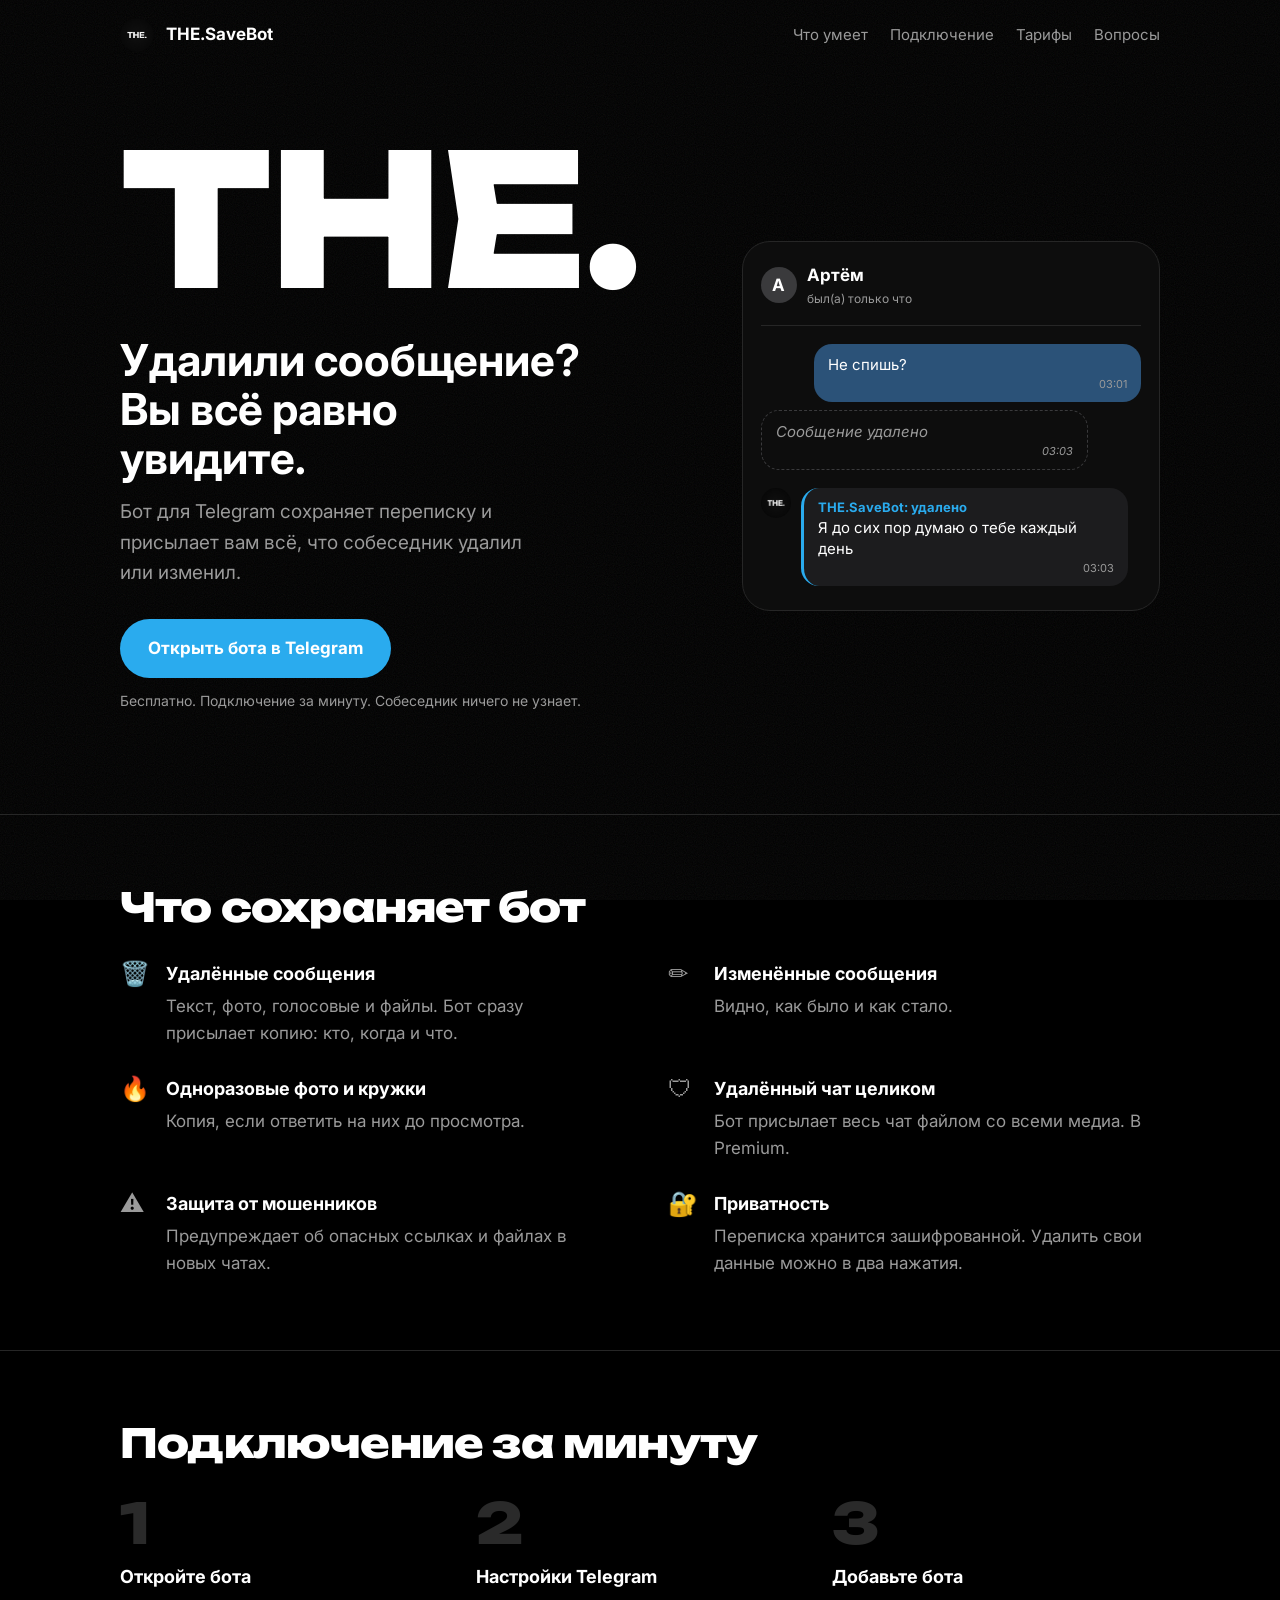
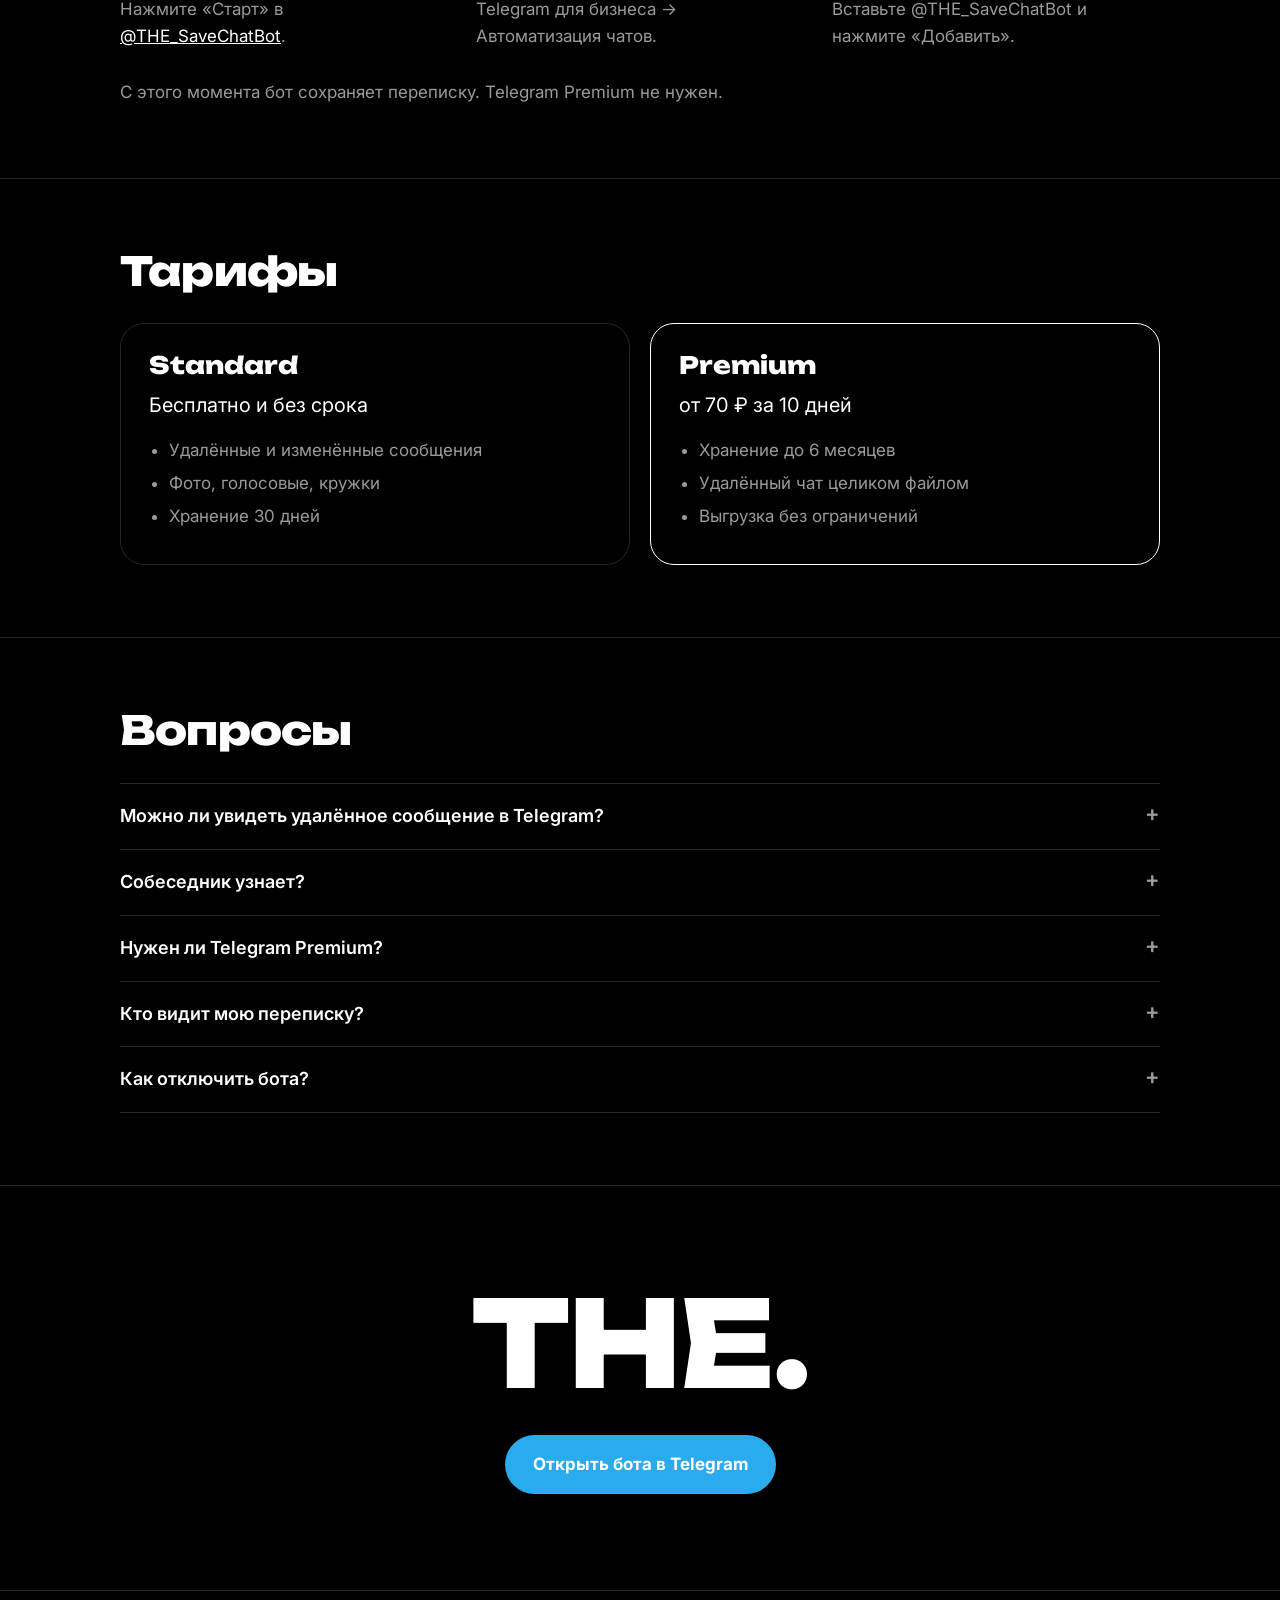
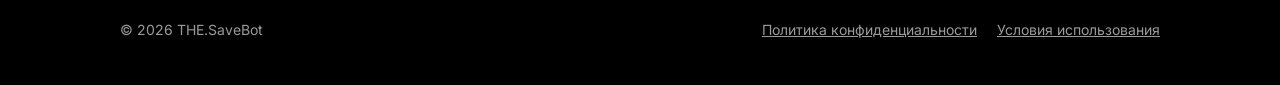
<file: index.html>
<!doctype html>
<html lang="ru">
<head>
<meta charset="utf-8">
<meta name="viewport" content="width=device-width, initial-scale=1">
<title>Как увидеть удалённые сообщения в Telegram — THE.SaveBot</title>
<meta name="description" content="THE.SaveBot сохраняет удалённые и изменённые сообщения в Telegram: текст, фото, голосовые, кружки и одноразовые медиа. Бесплатно, подключение за минуту.">
<link rel="canonical" href="https://thesavebot.github.io/">
<link rel="icon" href="favicon.png" type="image/png">
<link rel="apple-touch-icon" href="apple-touch-icon.png">
<meta name="theme-color" content="#000000">
<meta property="og:type" content="website">
<meta property="og:title" content="Удалили сообщение? Вы всё равно увидите — THE.SaveBot">
<meta property="og:description" content="Бот сохраняет удалённые и изменённые сообщения в Telegram. Бесплатно.">
<meta property="og:image" content="https://thesavebot.github.io/og.jpg">
<meta property="og:url" content="https://thesavebot.github.io/">
<meta name="twitter:card" content="summary_large_image">
<link rel="preconnect" href="https://fonts.googleapis.com">
<link rel="preconnect" href="https://fonts.gstatic.com" crossorigin>
<link rel="stylesheet" href="https://fonts.googleapis.com/css2?family=Inter:wght@400;600;700&family=Unbounded:wght@800&display=swap">
<link rel="stylesheet" href="style.css">
<script type="application/ld+json">
{"@context":"https://schema.org","@graph":[
{"@type":"SoftwareApplication","name":"THE.SaveBot","applicationCategory":"UtilitiesApplication","operatingSystem":"Telegram","url":"https://t.me/THE_SaveChatBot","image":"https://thesavebot.github.io/icon.png","description":"Сохраняет удалённые и изменённые сообщения в Telegram.","offers":{"@type":"Offer","price":"0","priceCurrency":"RUB"}},
{"@type":"FAQPage","mainEntity":[
{"@type":"Question","name":"Можно ли увидеть удалённое сообщение в Telegram?","acceptedAnswer":{"@type":"Answer","text":"Сам Telegram удалённое не показывает. Если заранее подключить THE.SaveBot через «Автоматизацию чатов», бот сохраняет сообщения и присылает копию, когда собеседник удалит сообщение."}},
{"@type":"Question","name":"Собеседник узнает, что я сохраняю сообщения?","acceptedAnswer":{"@type":"Answer","text":"Нет. Бот работает на вашей стороне и ничего не пишет собеседнику."}},
{"@type":"Question","name":"Нужен ли Telegram Premium?","acceptedAnswer":{"@type":"Answer","text":"Нет. «Автоматизация чатов» доступна без Telegram Premium."}},
{"@type":"Question","name":"Это бесплатно?","acceptedAnswer":{"@type":"Answer","text":"Да. Тариф Standard бесплатный и без срока. Premium добавляет хранение до 6 месяцев и сохранение удалённого чата целиком."}}
]}]}
</script>
</head>
<body>
<header><div class="wrap"><img src="icon.png" alt=""><b><a href="./">THE.SaveBot</a></b>
<nav><a href="#can">Что умеет</a><a href="#how">Подключение</a><a href="#price">Тарифы</a><a href="#faq">Вопросы</a></nav></div></header>

<main>
<div class="wrap hero">
  <div>
    <p class="mark display">THE.</p>
    <h1>Удалили сообщение? Вы всё равно увидите.</h1>
    <p class="lead">Бот для Telegram сохраняет переписку и присылает вам всё, что собеседник удалил или изменил.</p>
    <a class="btn" href="https://t.me/THE_SaveChatBot?start=src_site">Открыть бота в Telegram</a>
    <p class="note">Бесплатно. Подключение за минуту. Собеседник ничего не узнает.</p>
  </div>
  <div class="chat" aria-label="Пример: удалённое сообщение и копия от бота">
    <div class="who"><div class="ava">А</div><div><b>Артём</b><small>был(а) только что</small></div></div>
    <div class="msg out">Не спишь?<time>03:01</time></div>
    <div class="msg gone">Сообщение удалено<time>03:03</time></div>
    <div class="bot"><img src="icon.png" alt="">
      <div class="msg"><b>THE.SaveBot: удалено</b>Я до сих пор думаю о тебе каждый день<time>03:03</time></div>
    </div>
  </div>
</div>

<section id="can"><div class="wrap">
  <h2 class="display">Что сохраняет бот</h2>
  <ul class="can">
    <li><span class="e">🗑️</span><b>Удалённые сообщения</b><span>Текст, фото, голосовые и файлы. Бот сразу присылает копию: кто, когда и что.</span></li>
    <li><span class="e">✏️</span><b>Изменённые сообщения</b><span>Видно, как было и как стало.</span></li>
    <li><span class="e">🔥</span><b>Одноразовые фото и кружки</b><span>Копия, если ответить на них до просмотра.</span></li>
    <li><span class="e">🛡</span><b>Удалённый чат целиком</b><span>Бот присылает весь чат файлом со всеми медиа. В Premium.</span></li>
    <li><span class="e">⚠️</span><b>Защита от мошенников</b><span>Предупреждает об опасных ссылках и файлах в новых чатах.</span></li>
    <li><span class="e">🔐</span><b>Приватность</b><span>Переписка хранится зашифрованной. Удалить свои данные можно в два нажатия.</span></li>
  </ul>
</div></section>

<section id="how"><div class="wrap">
  <h2 class="display">Подключение за минуту</h2>
  <ol class="steps">
    <li><b>Откройте бота</b><span>Нажмите «Старт» в <a href="https://t.me/THE_SaveChatBot?start=src_site">@THE_SaveChatBot</a>.</span></li>
    <li><b>Настройки Telegram</b><span>Telegram для бизнеса → Автоматизация чатов.</span></li>
    <li><b>Добавьте бота</b><span>Вставьте @THE_SaveChatBot и нажмите «Добавить».</span></li>
  </ol>
  <p class="after">С этого момента бот сохраняет переписку. Telegram Premium не нужен.</p>
</div></section>

<section id="price"><div class="wrap">
  <h2 class="display">Тарифы</h2>
  <div class="plans">
    <div class="plan"><h3>Standard</h3><p class="price">Бесплатно и без срока</p>
      <ul><li>Удалённые и изменённые сообщения</li><li>Фото, голосовые, кружки</li><li>Хранение 30 дней</li></ul></div>
    <div class="plan pro"><h3>Premium</h3><p class="price">от 70 ₽ за 10 дней</p>
      <ul><li>Хранение до 6 месяцев</li><li>Удалённый чат целиком файлом</li><li>Выгрузка без ограничений</li></ul></div>
  </div>
</div></section>

<section id="faq"><div class="wrap">
  <h2 class="display">Вопросы</h2>
  <details><summary>Можно ли увидеть удалённое сообщение в Telegram?</summary><p>Сам Telegram удалённое не показывает и не хранит. Если заранее подключить THE.SaveBot, бот сохраняет сообщения и присылает копию, когда собеседник их удалит. Сообщения, удалённые до подключения, вернуть нельзя.</p></details>
  <details><summary>Собеседник узнает?</summary><p>Нет. Бот работает только на вашей стороне и ничего не пишет собеседнику.</p></details>
  <details><summary>Нужен ли Telegram Premium?</summary><p>Нет. «Автоматизация чатов» в Telegram доступна без Premium.</p></details>
  <details><summary>Кто видит мою переписку?</summary><p>Никто. Переписка хранится зашифрованной, не продаётся и не передаётся третьим лицам. Срок хранения ограничен, а удалить всё можно самому: «Личный кабинет» → «Удалить мои данные».</p></details>
  <details><summary>Как отключить бота?</summary><p>Настройки → Telegram для бизнеса → Автоматизация чатов → убрать бота. После этого он ничего не сохраняет.</p></details>
</div></section>

<section class="final"><div class="wrap">
  <p class="mark display">THE.</p>
  <a class="btn" href="https://t.me/THE_SaveChatBot?start=src_site">Открыть бота в Telegram</a>
</div></section>
</main>

<footer><div class="wrap"><span>© 2026 THE.SaveBot</span><span class="sp"></span><a href="privacy.html">Политика конфиденциальности</a><a href="terms.html">Условия использования</a></div></footer>
</body>
</html>
</file>
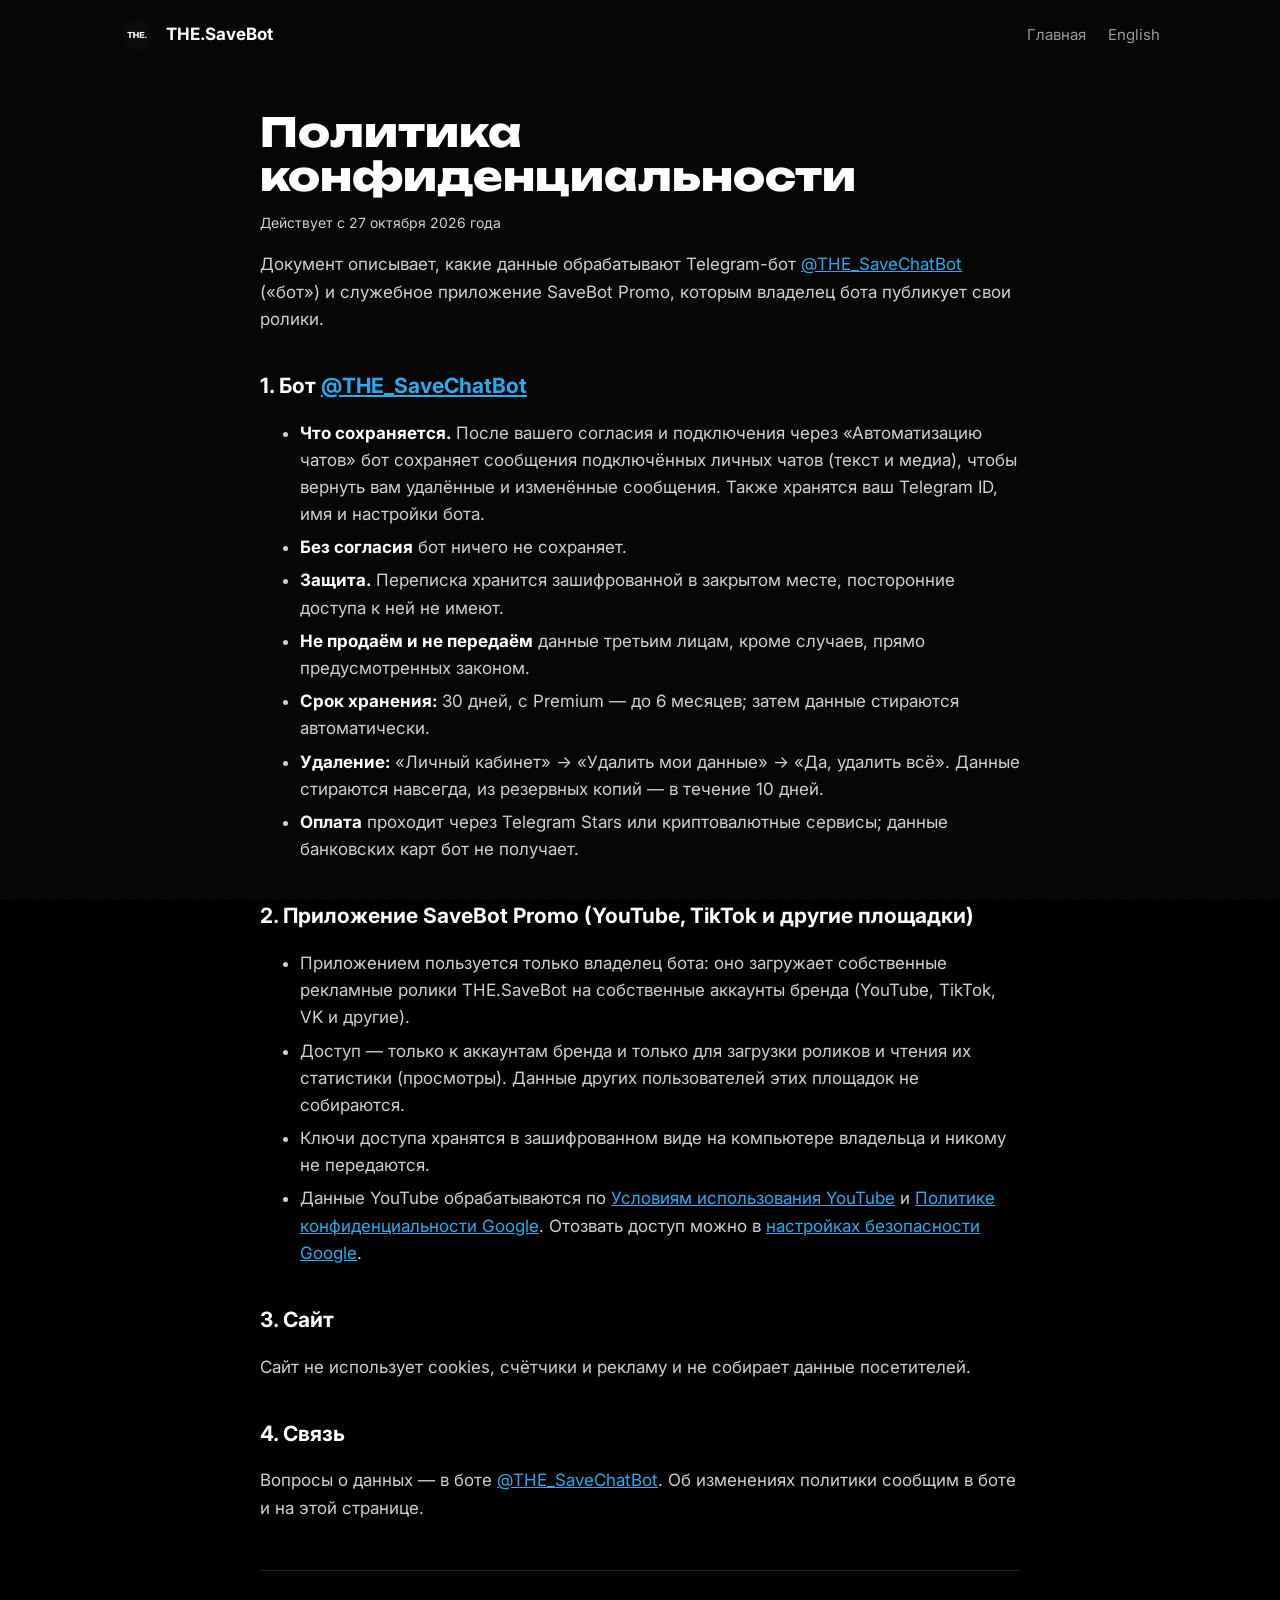
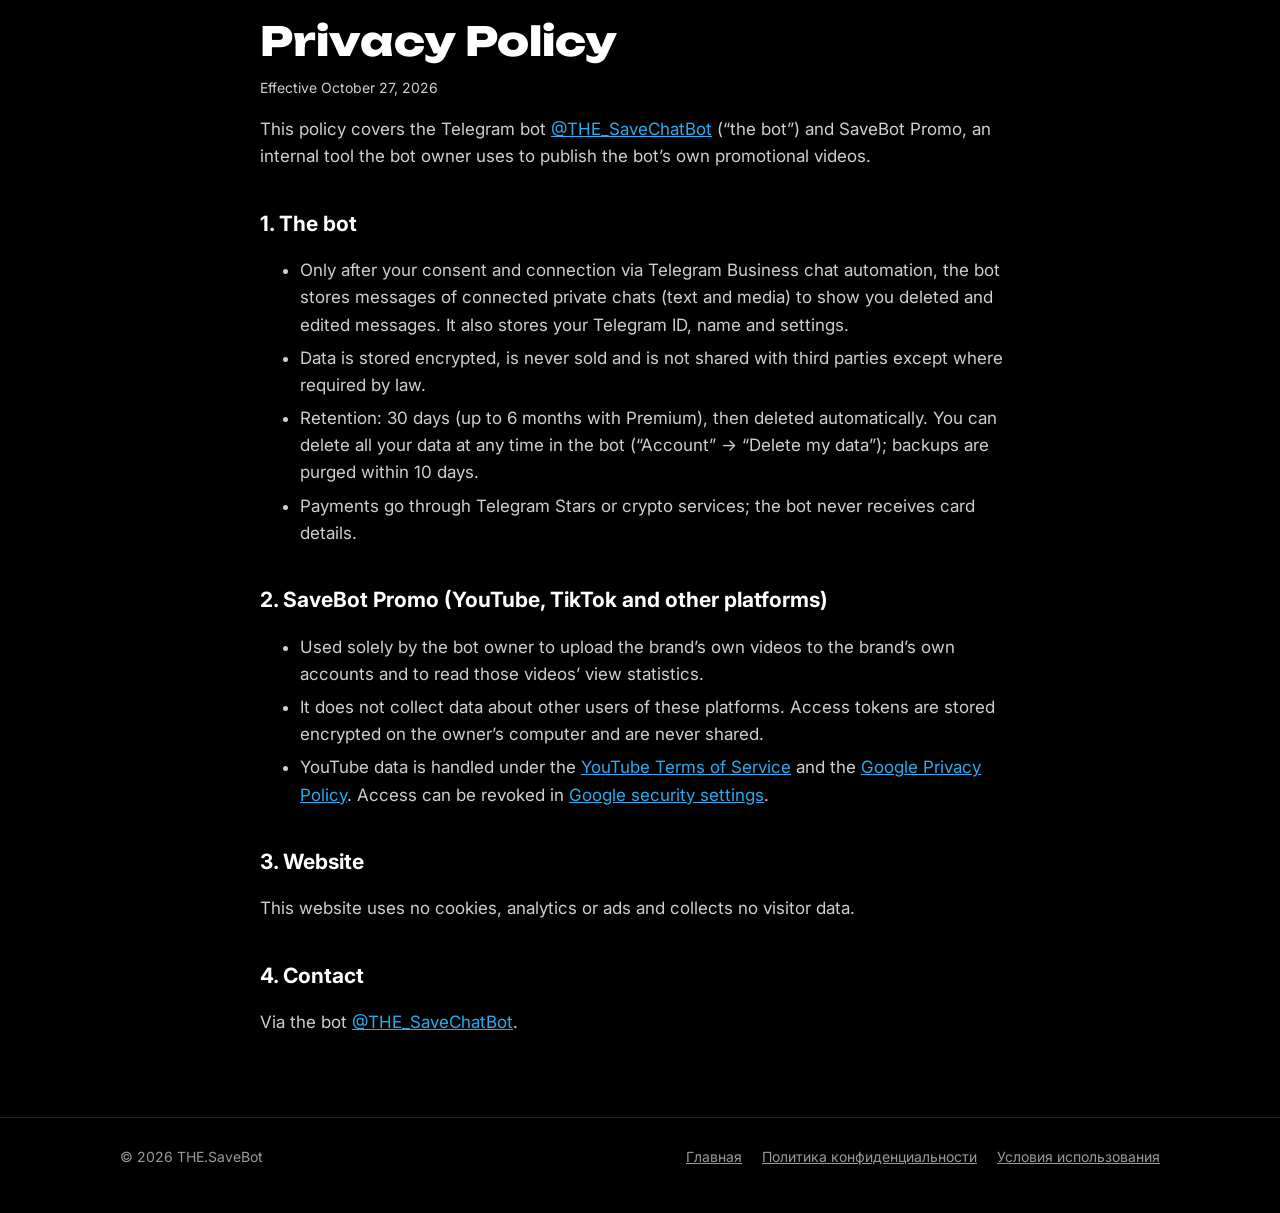
<file: privacy.html>
<!doctype html>
<html lang="ru">
<head>
<meta charset="utf-8">
<meta name="viewport" content="width=device-width, initial-scale=1">
<title>Политика конфиденциальности — THE.SaveBot</title>
<link rel="canonical" href="https://thesavebot.github.io/privacy.html">
<link rel="icon" href="favicon.png" type="image/png">
<meta name="theme-color" content="#000000">
<link rel="preconnect" href="https://fonts.gstatic.com" crossorigin>
<link rel="stylesheet" href="https://fonts.googleapis.com/css2?family=Inter:wght@400;600;700&family=Unbounded:wght@800&display=swap">
<link rel="stylesheet" href="style.css">
</head>
<body>
<header><div class="wrap"><img src="icon.png" alt=""><b><a href="./">THE.SaveBot</a></b><nav><a href="./">Главная</a><a href="#en">English</a></nav></div></header>
<main class="wrap doc">
<h1>Политика конфиденциальности</h1>
<p class="muted">Действует с 27 октября 2026 года</p>
<p>Документ описывает, какие данные обрабатывают Telegram-бот <a href="https://t.me/THE_SaveChatBot">@THE_SaveChatBot</a> («бот») и служебное приложение SaveBot Promo, которым владелец бота публикует свои ролики.</p>

<h2>1. Бот <a href="https://t.me/THE_SaveChatBot">@THE_SaveChatBot</a></h2>
<ul>
<li><b>Что сохраняется.</b> После вашего согласия и подключения через «Автоматизацию чатов» бот сохраняет сообщения подключённых личных чатов (текст и медиа), чтобы вернуть вам удалённые и изменённые сообщения. Также хранятся ваш Telegram ID, имя и настройки бота.</li>
<li><b>Без согласия</b> бот ничего не сохраняет.</li>
<li><b>Защита.</b> Переписка хранится зашифрованной в закрытом месте, посторонние доступа к ней не имеют.</li>
<li><b>Не продаём и не передаём</b> данные третьим лицам, кроме случаев, прямо предусмотренных законом.</li>
<li><b>Срок хранения:</b> 30 дней, с Premium — до 6 месяцев; затем данные стираются автоматически.</li>
<li><b>Удаление:</b> «Личный кабинет» → «Удалить мои данные» → «Да, удалить всё». Данные стираются навсегда, из резервных копий — в течение 10 дней.</li>
<li><b>Оплата</b> проходит через Telegram Stars или криптовалютные сервисы; данные банковских карт бот не получает.</li>
</ul>

<h2>2. Приложение SaveBot Promo (YouTube, TikTok и другие площадки)</h2>
<ul>
<li>Приложением пользуется только владелец бота: оно загружает собственные рекламные ролики THE.SaveBot на собственные аккаунты бренда (YouTube, TikTok, VK и другие).</li>
<li>Доступ — только к аккаунтам бренда и только для загрузки роликов и чтения их статистики (просмотры). Данные других пользователей этих площадок не собираются.</li>
<li>Ключи доступа хранятся в зашифрованном виде на компьютере владельца и никому не передаются.</li>
<li>Данные YouTube обрабатываются по <a href="https://www.youtube.com/t/terms">Условиям использования YouTube</a> и <a href="https://policies.google.com/privacy">Политике конфиденциальности Google</a>. Отозвать доступ можно в <a href="https://myaccount.google.com/permissions">настройках безопасности Google</a>.</li>
</ul>

<h2>3. Сайт</h2>
<p>Сайт не использует cookies, счётчики и рекламу и не собирает данные посетителей.</p>

<h2>4. Связь</h2>
<p>Вопросы о данных — в боте <a href="https://t.me/THE_SaveChatBot">@THE_SaveChatBot</a>. Об изменениях политики сообщим в боте и на этой странице.</p>

<hr id="en" style="margin:48px 0;border:0;border-top:1px solid var(--line)">
<h1>Privacy Policy</h1>
<p class="muted">Effective October 27, 2026</p>
<p>This policy covers the Telegram bot <a href="https://t.me/THE_SaveChatBot">@THE_SaveChatBot</a> (“the bot”) and SaveBot Promo, an internal tool the bot owner uses to publish the bot’s own promotional videos.</p>
<h2>1. The bot</h2>
<ul>
<li>Only after your consent and connection via Telegram Business chat automation, the bot stores messages of connected private chats (text and media) to show you deleted and edited messages. It also stores your Telegram ID, name and settings.</li>
<li>Data is stored encrypted, is never sold and is not shared with third parties except where required by law.</li>
<li>Retention: 30 days (up to 6 months with Premium), then deleted automatically. You can delete all your data at any time in the bot (“Account” → “Delete my data”); backups are purged within 10 days.</li>
<li>Payments go through Telegram Stars or crypto services; the bot never receives card details.</li>
</ul>
<h2>2. SaveBot Promo (YouTube, TikTok and other platforms)</h2>
<ul>
<li>Used solely by the bot owner to upload the brand’s own videos to the brand’s own accounts and to read those videos’ view statistics.</li>
<li>It does not collect data about other users of these platforms. Access tokens are stored encrypted on the owner’s computer and are never shared.</li>
<li>YouTube data is handled under the <a href="https://www.youtube.com/t/terms">YouTube Terms of Service</a> and the <a href="https://policies.google.com/privacy">Google Privacy Policy</a>. Access can be revoked in <a href="https://myaccount.google.com/permissions">Google security settings</a>.</li>
</ul>
<h2>3. Website</h2>
<p>This website uses no cookies, analytics or ads and collects no visitor data.</p>
<h2>4. Contact</h2>
<p>Via the bot <a href="https://t.me/THE_SaveChatBot">@THE_SaveChatBot</a>.</p>
</main>
<footer><div class="wrap"><span>© 2026 THE.SaveBot</span><span class="sp"></span><a href="./">Главная</a><a href="privacy.html">Политика конфиденциальности</a><a href="terms.html">Условия использования</a></div></footer>
</body>
</html>
</file>
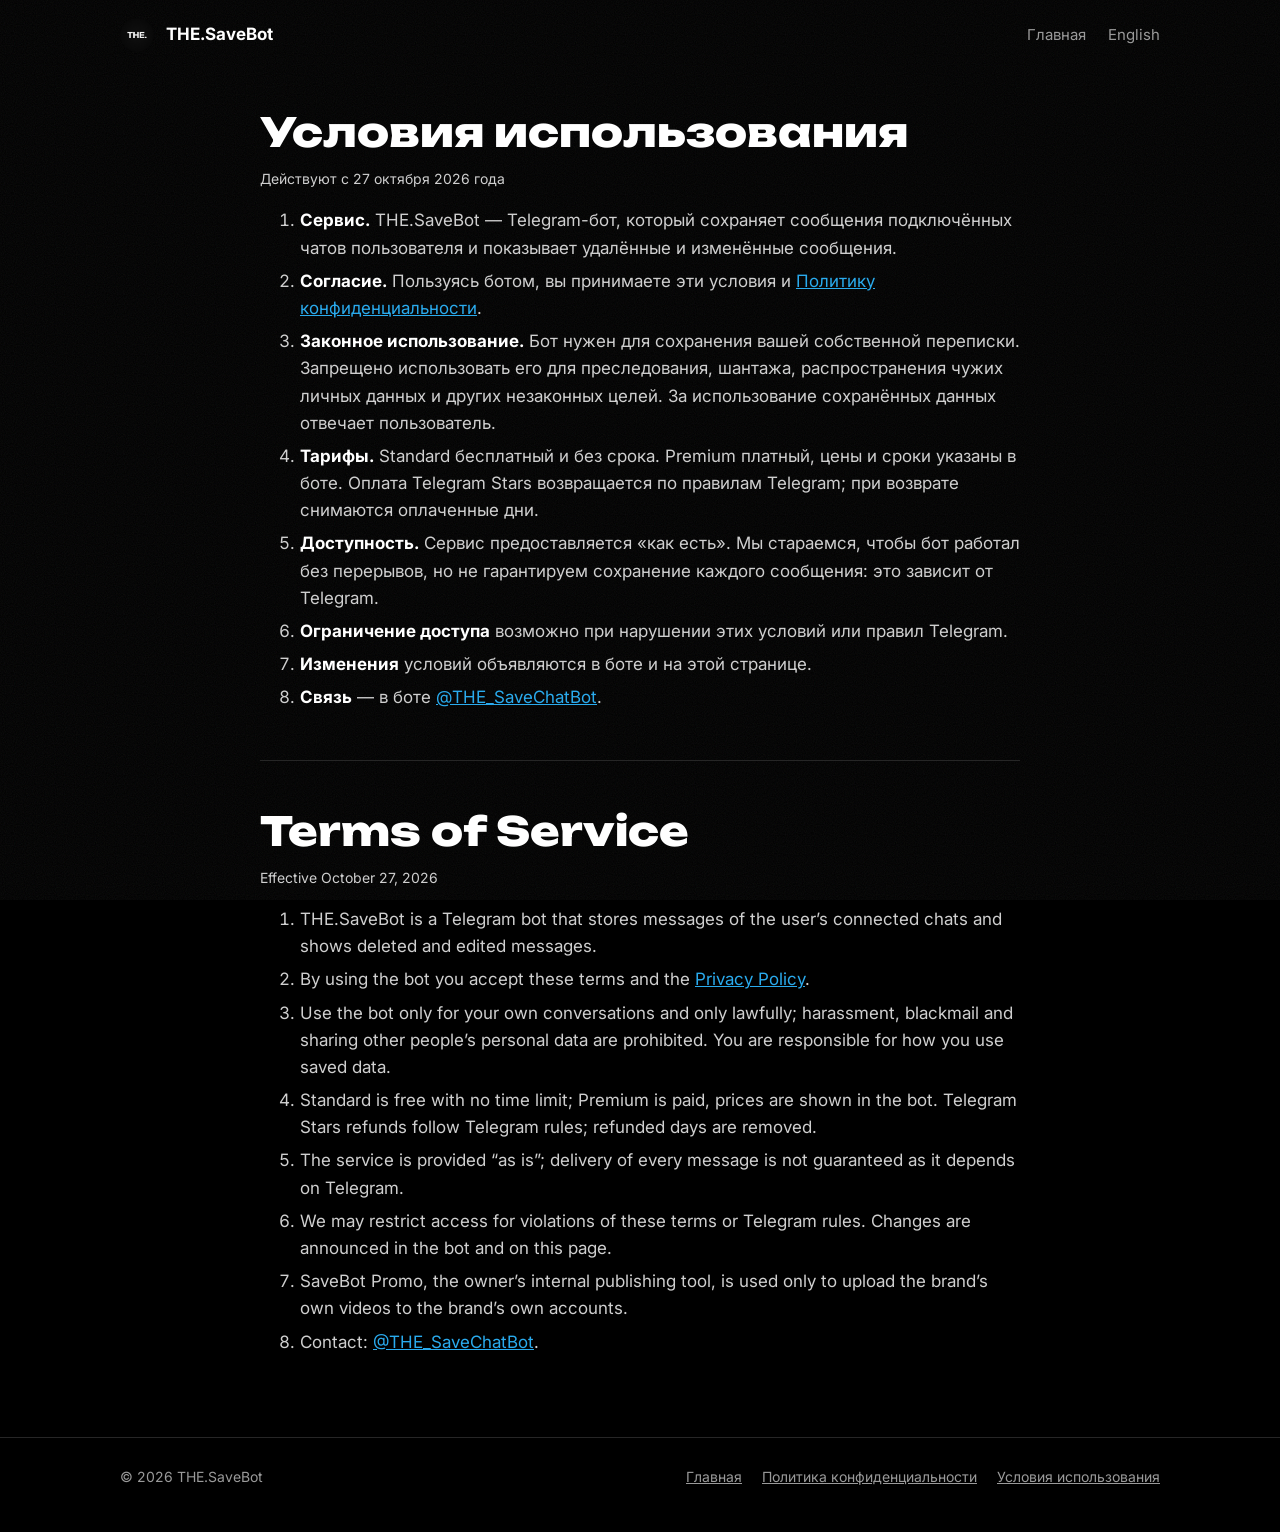
<file: terms.html>
<!doctype html>
<html lang="ru">
<head>
<meta charset="utf-8">
<meta name="viewport" content="width=device-width, initial-scale=1">
<title>Условия использования — THE.SaveBot</title>
<link rel="canonical" href="https://thesavebot.github.io/terms.html">
<link rel="icon" href="favicon.png" type="image/png">
<meta name="theme-color" content="#000000">
<link rel="preconnect" href="https://fonts.gstatic.com" crossorigin>
<link rel="stylesheet" href="https://fonts.googleapis.com/css2?family=Inter:wght@400;600;700&family=Unbounded:wght@800&display=swap">
<link rel="stylesheet" href="style.css">
</head>
<body>
<header><div class="wrap"><img src="icon.png" alt=""><b><a href="./">THE.SaveBot</a></b><nav><a href="./">Главная</a><a href="#en">English</a></nav></div></header>
<main class="wrap doc">
<h1>Условия использования</h1>
<p class="muted">Действуют с 27 октября 2026 года</p>
<ol>
<li><b>Сервис.</b> THE.SaveBot — Telegram-бот, который сохраняет сообщения подключённых чатов пользователя и показывает удалённые и изменённые сообщения.</li>
<li><b>Согласие.</b> Пользуясь ботом, вы принимаете эти условия и <a href="privacy.html">Политику конфиденциальности</a>.</li>
<li><b>Законное использование.</b> Бот нужен для сохранения вашей собственной переписки. Запрещено использовать его для преследования, шантажа, распространения чужих личных данных и других незаконных целей. За использование сохранённых данных отвечает пользователь.</li>
<li><b>Тарифы.</b> Standard бесплатный и без срока. Premium платный, цены и сроки указаны в боте. Оплата Telegram Stars возвращается по правилам Telegram; при возврате снимаются оплаченные дни.</li>
<li><b>Доступность.</b> Сервис предоставляется «как есть». Мы стараемся, чтобы бот работал без перерывов, но не гарантируем сохранение каждого сообщения: это зависит от Telegram.</li>
<li><b>Ограничение доступа</b> возможно при нарушении этих условий или правил Telegram.</li>
<li><b>Изменения</b> условий объявляются в боте и на этой странице.</li>
<li><b>Связь</b> — в боте <a href="https://t.me/THE_SaveChatBot">@THE_SaveChatBot</a>.</li>
</ol>
<hr id="en" style="margin:48px 0;border:0;border-top:1px solid var(--line)">
<h1>Terms of Service</h1>
<p class="muted">Effective October 27, 2026</p>
<ol>
<li>THE.SaveBot is a Telegram bot that stores messages of the user’s connected chats and shows deleted and edited messages.</li>
<li>By using the bot you accept these terms and the <a href="privacy.html">Privacy Policy</a>.</li>
<li>Use the bot only for your own conversations and only lawfully; harassment, blackmail and sharing other people’s personal data are prohibited. You are responsible for how you use saved data.</li>
<li>Standard is free with no time limit; Premium is paid, prices are shown in the bot. Telegram Stars refunds follow Telegram rules; refunded days are removed.</li>
<li>The service is provided “as is”; delivery of every message is not guaranteed as it depends on Telegram.</li>
<li>We may restrict access for violations of these terms or Telegram rules. Changes are announced in the bot and on this page.</li>
<li>SaveBot Promo, the owner’s internal publishing tool, is used only to upload the brand’s own videos to the brand’s own accounts.</li>
<li>Contact: <a href="https://t.me/THE_SaveChatBot">@THE_SaveChatBot</a>.</li>
</ol>
</main>
<footer><div class="wrap"><span>© 2026 THE.SaveBot</span><span class="sp"></span><a href="./">Главная</a><a href="privacy.html">Политика конфиденциальности</a><a href="terms.html">Условия использования</a></div></footer>
</body>
</html>
</file>
<file: style.css>
/* THE.SaveBot — как аватарка бота: чистый чёрный, белое «THE.», зерно. Единственный цвет — синий Telegram. */
:root{--black:#000;--white:#fff;--grey:#9a9a9a;--line:#262626;--bubble:#1c1c1e;--tg:#2aabee;--wrap:1080px}
*{box-sizing:border-box}
html{-webkit-text-size-adjust:100%;scroll-behavior:smooth}
body{margin:0;background:var(--black);color:var(--white);font:17px/1.6 "Inter",system-ui,-apple-system,"Segoe UI",sans-serif;
  -webkit-font-smoothing:antialiased}
body::before{content:"";position:fixed;inset:0;pointer-events:none;z-index:0;opacity:.07;
  background-image:url("data:image/svg+xml,%3Csvg xmlns='http://www.w3.org/2000/svg' width='160' height='160'%3E%3Cfilter id='n'%3E%3CfeTurbulence type='fractalNoise' baseFrequency='.9' numOctaves='2' stitchTiles='stitch'/%3E%3C/filter%3E%3Crect width='100%25' height='100%25' filter='url(%23n)'/%3E%3C/svg%3E")}
body>*{position:relative;z-index:1}
a{color:var(--white)}
a:focus-visible,summary:focus-visible,.btn:focus-visible{outline:2px solid var(--tg);outline-offset:3px;border-radius:6px}
.wrap{max-width:var(--wrap);margin:0 auto;padding:0 20px}
.display{font-family:"Unbounded",system-ui,sans-serif;font-weight:800;letter-spacing:-.02em;line-height:1.02}

/* шапка */
header{padding:18px 0}
header .wrap{display:flex;align-items:center;gap:12px}
header img{width:34px;height:34px;border-radius:50%}
header b a{text-decoration:none;font-weight:700}
header nav{margin-left:auto;display:flex;gap:22px;font-size:15px}
header nav a{color:var(--grey);text-decoration:none}
header nav a:hover{color:var(--white)}

/* первый экран */
.hero{display:grid;grid-template-columns:1.15fr .85fr;gap:56px;align-items:center;padding:56px 20px 88px}
.mark{font-size:clamp(88px,15vw,184px);margin:0}
.hero h1{font-size:clamp(28px,4.2vw,44px);line-height:1.12;margin:22px 0 14px;font-weight:700;max-width:16ch}
.lead{color:var(--grey);font-size:19px;max-width:34ch;margin:0}
.btn{display:inline-block;margin-top:30px;padding:16px 28px;border-radius:999px;background:var(--tg);color:var(--white);
  font-weight:700;text-decoration:none;font-size:17px}
.btn:hover{background:#1e98d8}
.note{color:var(--grey);font-size:14px;margin-top:12px}

/* чат: удалённое сообщение возвращается — главный момент страницы */
.chat{background:#0d0d0d;border:1px solid var(--line);border-radius:28px;padding:20px 18px 24px}
.chat .who{display:flex;align-items:center;gap:10px;padding-bottom:16px;border-bottom:1px solid var(--line);margin-bottom:18px}
.chat .ava{width:36px;height:36px;border-radius:50%;background:#3a3a3c;display:grid;place-items:center;font-weight:700}
.chat .who small{display:block;color:var(--grey);font-size:12px}
.msg{max-width:86%;padding:10px 14px;border-radius:18px;background:var(--bubble);margin:8px 0;font-size:15px;line-height:1.4}
.msg.out{margin-left:auto;background:#2b5278}
.msg time{display:block;text-align:right;color:var(--grey);font-size:11px;margin-top:2px}
.gone{color:var(--grey);font-style:italic;border:1px dashed #3a3a3c;background:none}
.bot{display:flex;gap:10px;align-items:flex-start;margin-top:18px}
.bot img{width:30px;height:30px;border-radius:50%;flex:none}
.bot .msg{margin:0;border-left:3px solid var(--tg)}
.bot b{display:block;font-size:13px;color:var(--tg)}
@media (prefers-reduced-motion:no-preference){
  .bot{animation:back .7s cubic-bezier(.2,.8,.2,1) 1.4s both}
  .gone{animation:fade .5s ease .6s both}
  @keyframes back{from{opacity:0;transform:translateY(10px)}to{opacity:1;transform:none}}
  @keyframes fade{from{opacity:0}to{opacity:1}}
}

/* разделы */
section{padding:72px 0;border-top:1px solid var(--line)}
h2{font-size:clamp(28px,4vw,40px);margin:0 0 32px;max-width:20ch}
.can{display:grid;grid-template-columns:repeat(2,1fr);gap:28px 56px;margin:0;padding:0;list-style:none}
.can li{display:grid;grid-template-columns:34px 1fr;gap:4px 12px;align-content:start}
.can .e{font-size:24px;line-height:1.2;grid-row:span 2}
.can b{font-size:18px}
.can span{color:var(--grey)}
ol.steps{list-style:none;counter-reset:s;margin:0;padding:0;display:grid;grid-template-columns:repeat(3,1fr);gap:28px}
ol.steps li{counter-increment:s}
ol.steps li::before{content:counter(s);display:block;font:800 56px/1 "Unbounded",sans-serif;color:#2a2a2a;margin-bottom:12px}
ol.steps b{display:block;font-size:18px;margin-bottom:4px}
ol.steps span{color:var(--grey)}
.after{color:var(--grey);margin:28px 0 0}
.plans{display:grid;grid-template-columns:1fr 1fr;gap:20px}
.plan{border:1px solid var(--line);border-radius:24px;padding:28px}
.plan.pro{border-color:var(--white)}
.plan h3{font:800 24px/1.1 "Unbounded",sans-serif;margin:0}
.plan .price{font-size:20px;margin:10px 0 16px}
.plan ul{margin:0;padding-left:20px;color:var(--grey)}
.plan li{margin:6px 0}
details{border-bottom:1px solid var(--line);padding:18px 0}
details:first-of-type{border-top:1px solid var(--line)}
summary{cursor:pointer;font-weight:600;font-size:18px;list-style:none;display:flex;justify-content:space-between;gap:16px}
summary::-webkit-details-marker{display:none}
summary::after{content:"+";color:var(--grey);font-size:22px;line-height:1}
details[open] summary::after{content:"−"}
details p{color:var(--grey);margin:12px 0 0;max-width:70ch}
.final{text-align:center;padding:96px 0}
.final .mark{font-size:clamp(64px,10vw,120px)}

/* документы */
.doc{padding:40px 20px 64px;max-width:800px}
.doc h1{font:800 clamp(28px,5vw,40px)/1.1 "Unbounded",sans-serif;margin:0 0 8px}
.doc h2{font-size:21px;margin:36px 0 10px;font-weight:700;max-width:none}
.doc p,.doc li{color:#cfcfcf}
.doc li{margin:6px 0}
.doc b{color:var(--white)}
.muted{color:var(--grey);font-size:14px}
.doc a{color:var(--tg)}

footer{border-top:1px solid var(--line);padding:28px 0 44px;color:var(--grey);font-size:14px}
footer .wrap{display:flex;gap:20px;flex-wrap:wrap}
footer .sp{flex:1}
footer a{color:var(--grey)}

@media (max-width:820px){
  .hero{grid-template-columns:1fr;gap:40px;padding:32px 20px 64px}
  .can,.plans{grid-template-columns:1fr}
  ol.steps{grid-template-columns:1fr}
  section{padding:56px 0}
  header nav{display:none}
}
</file>
